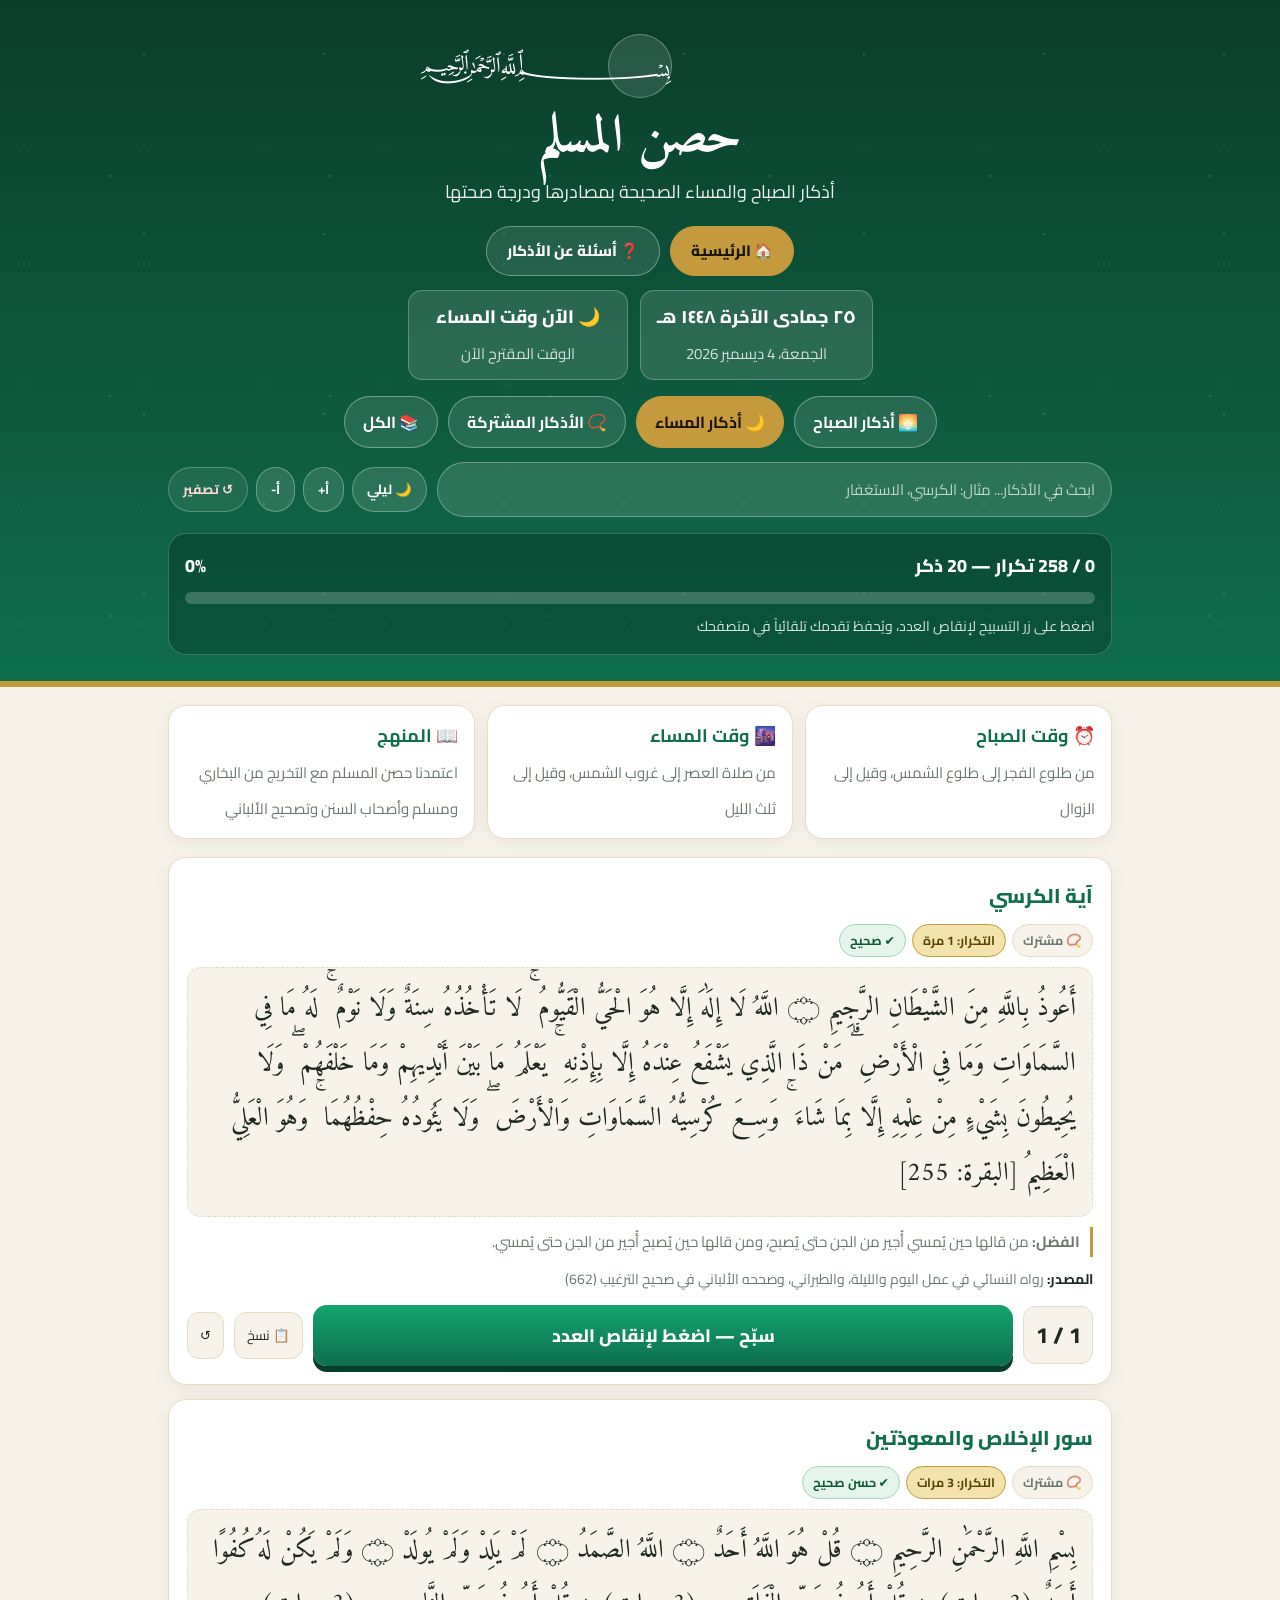
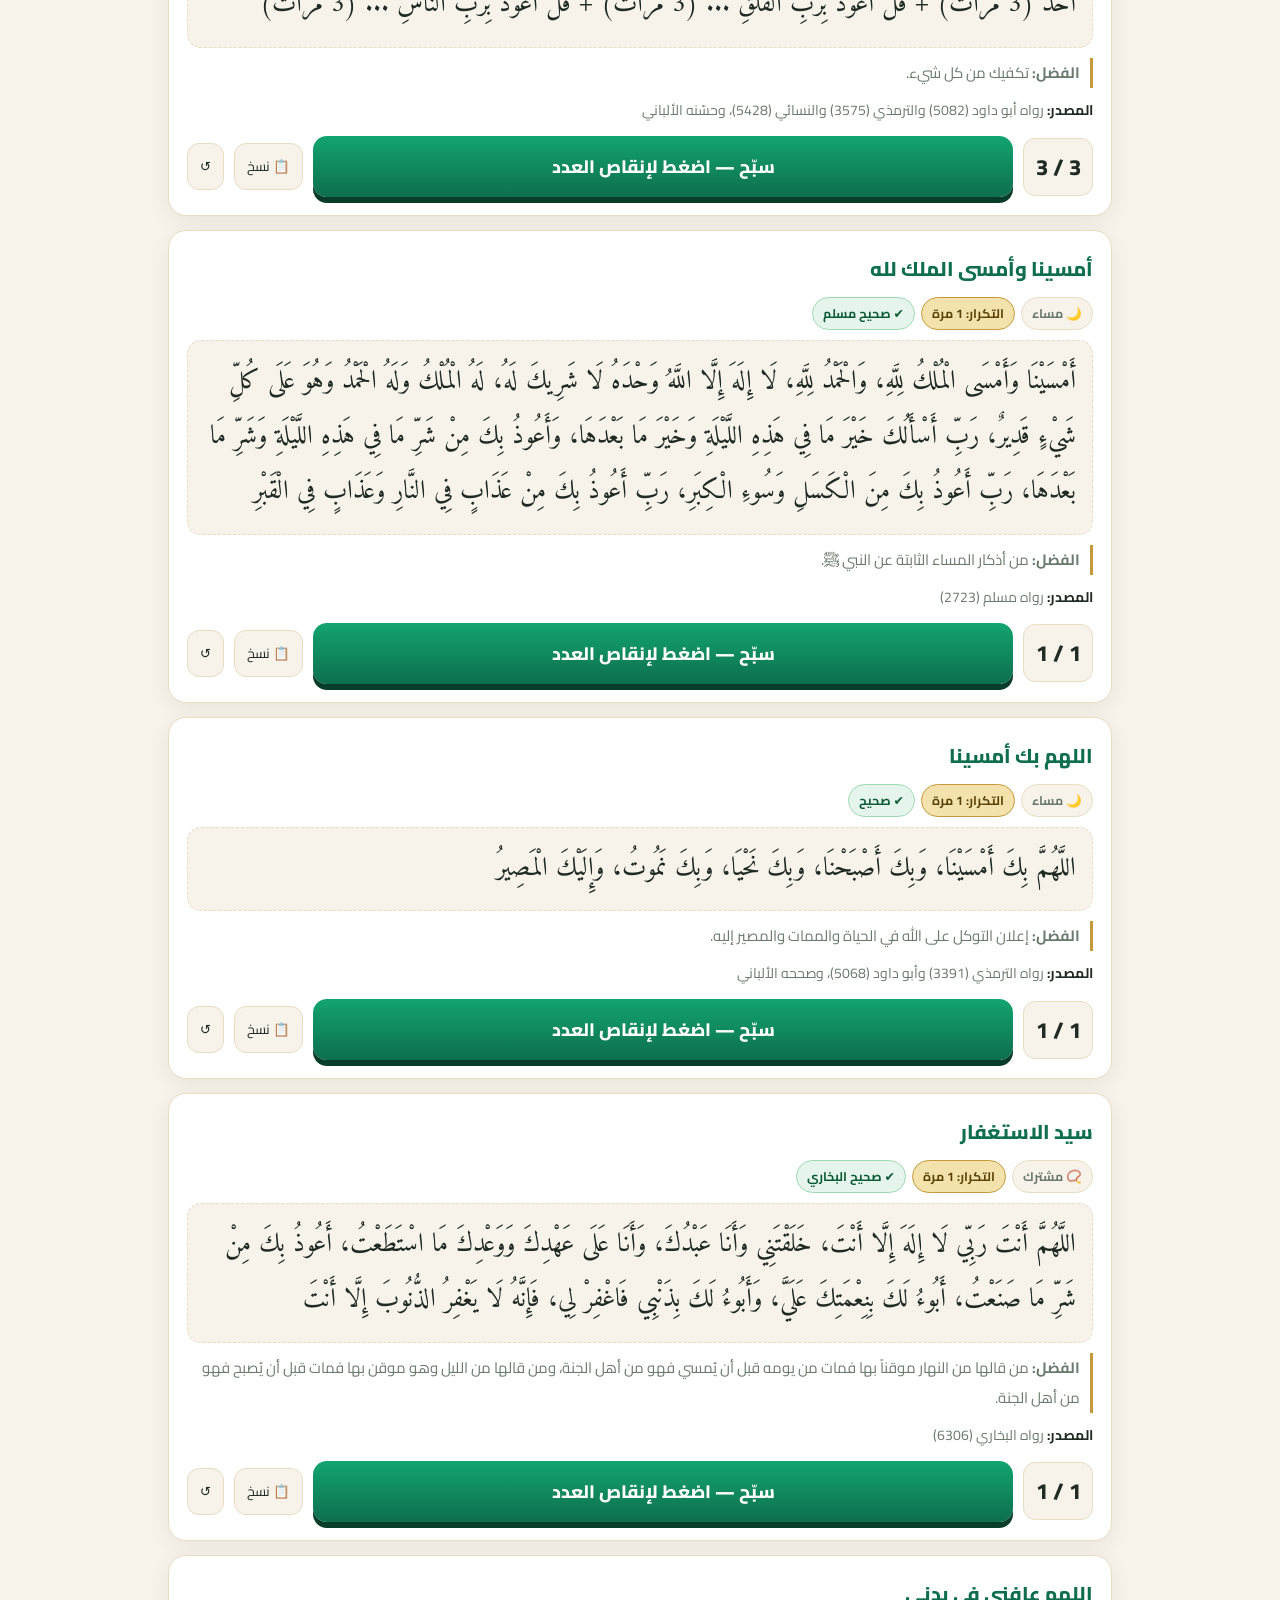
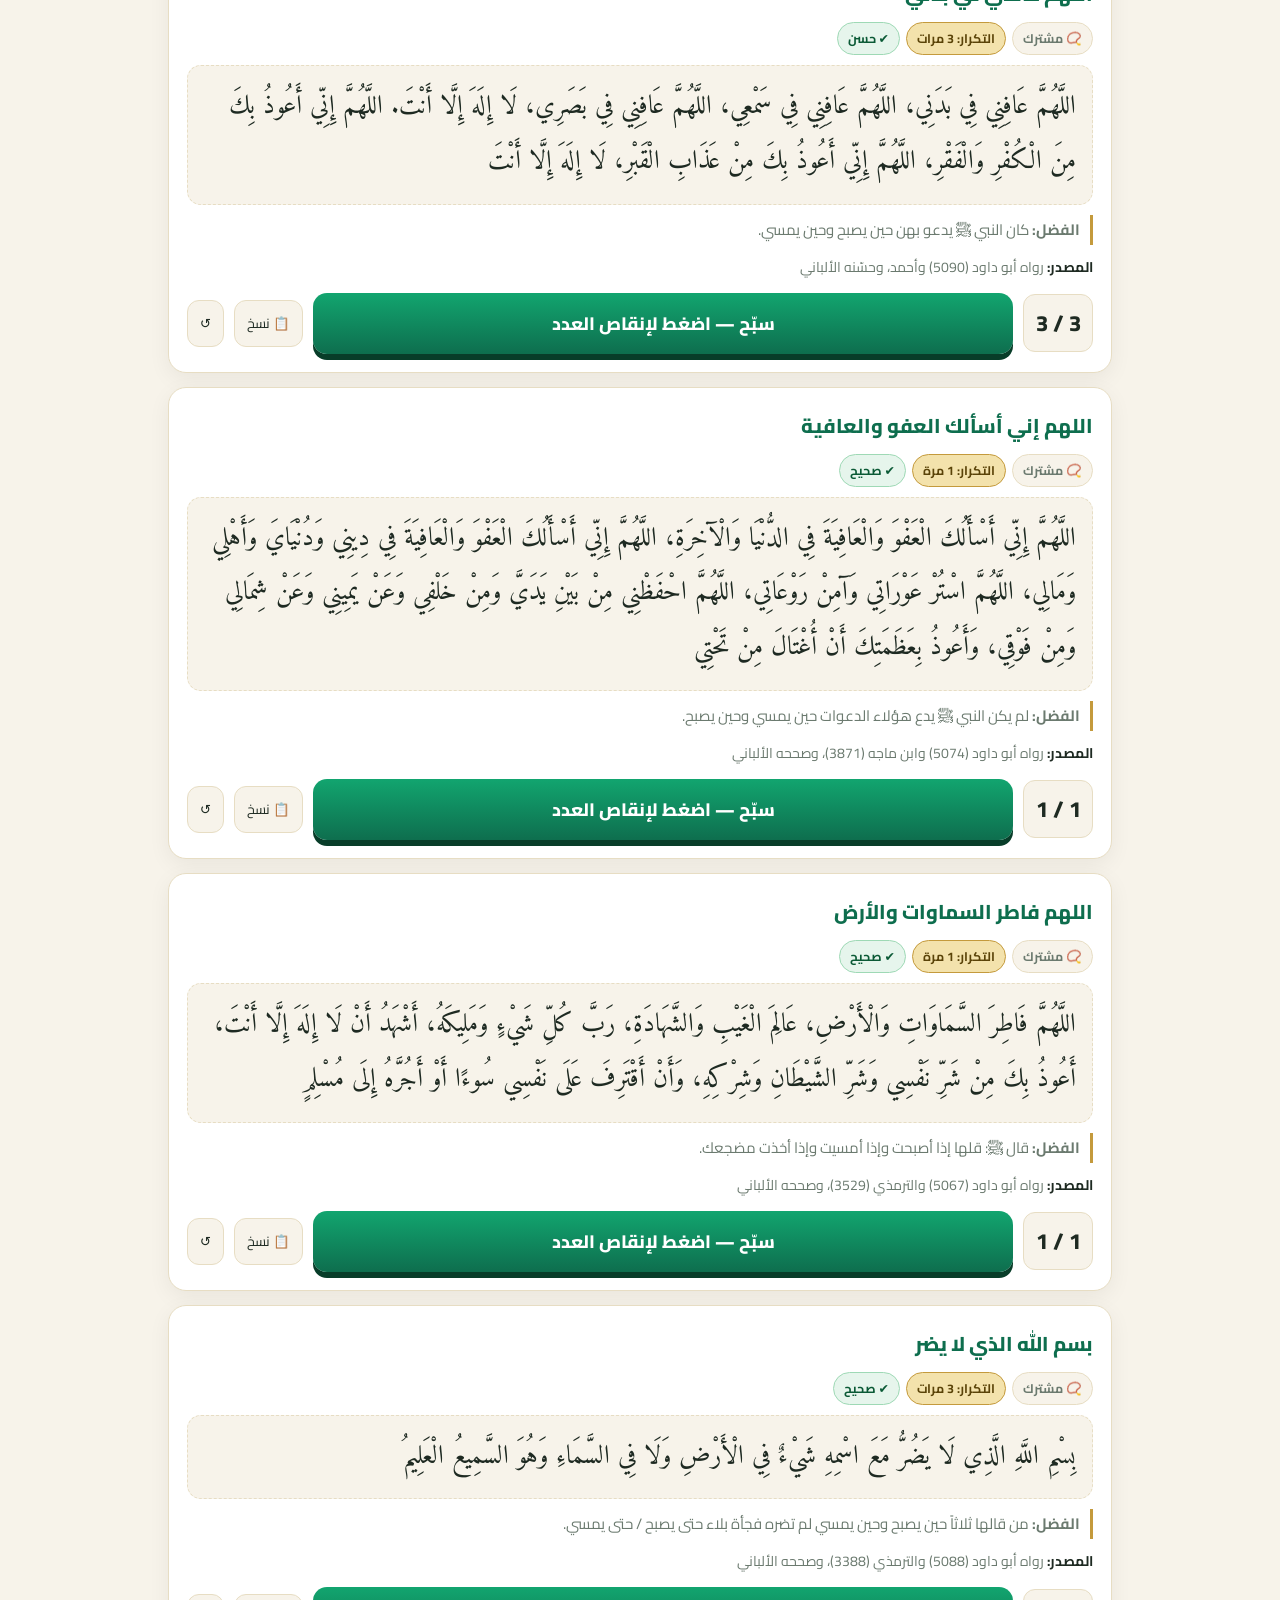
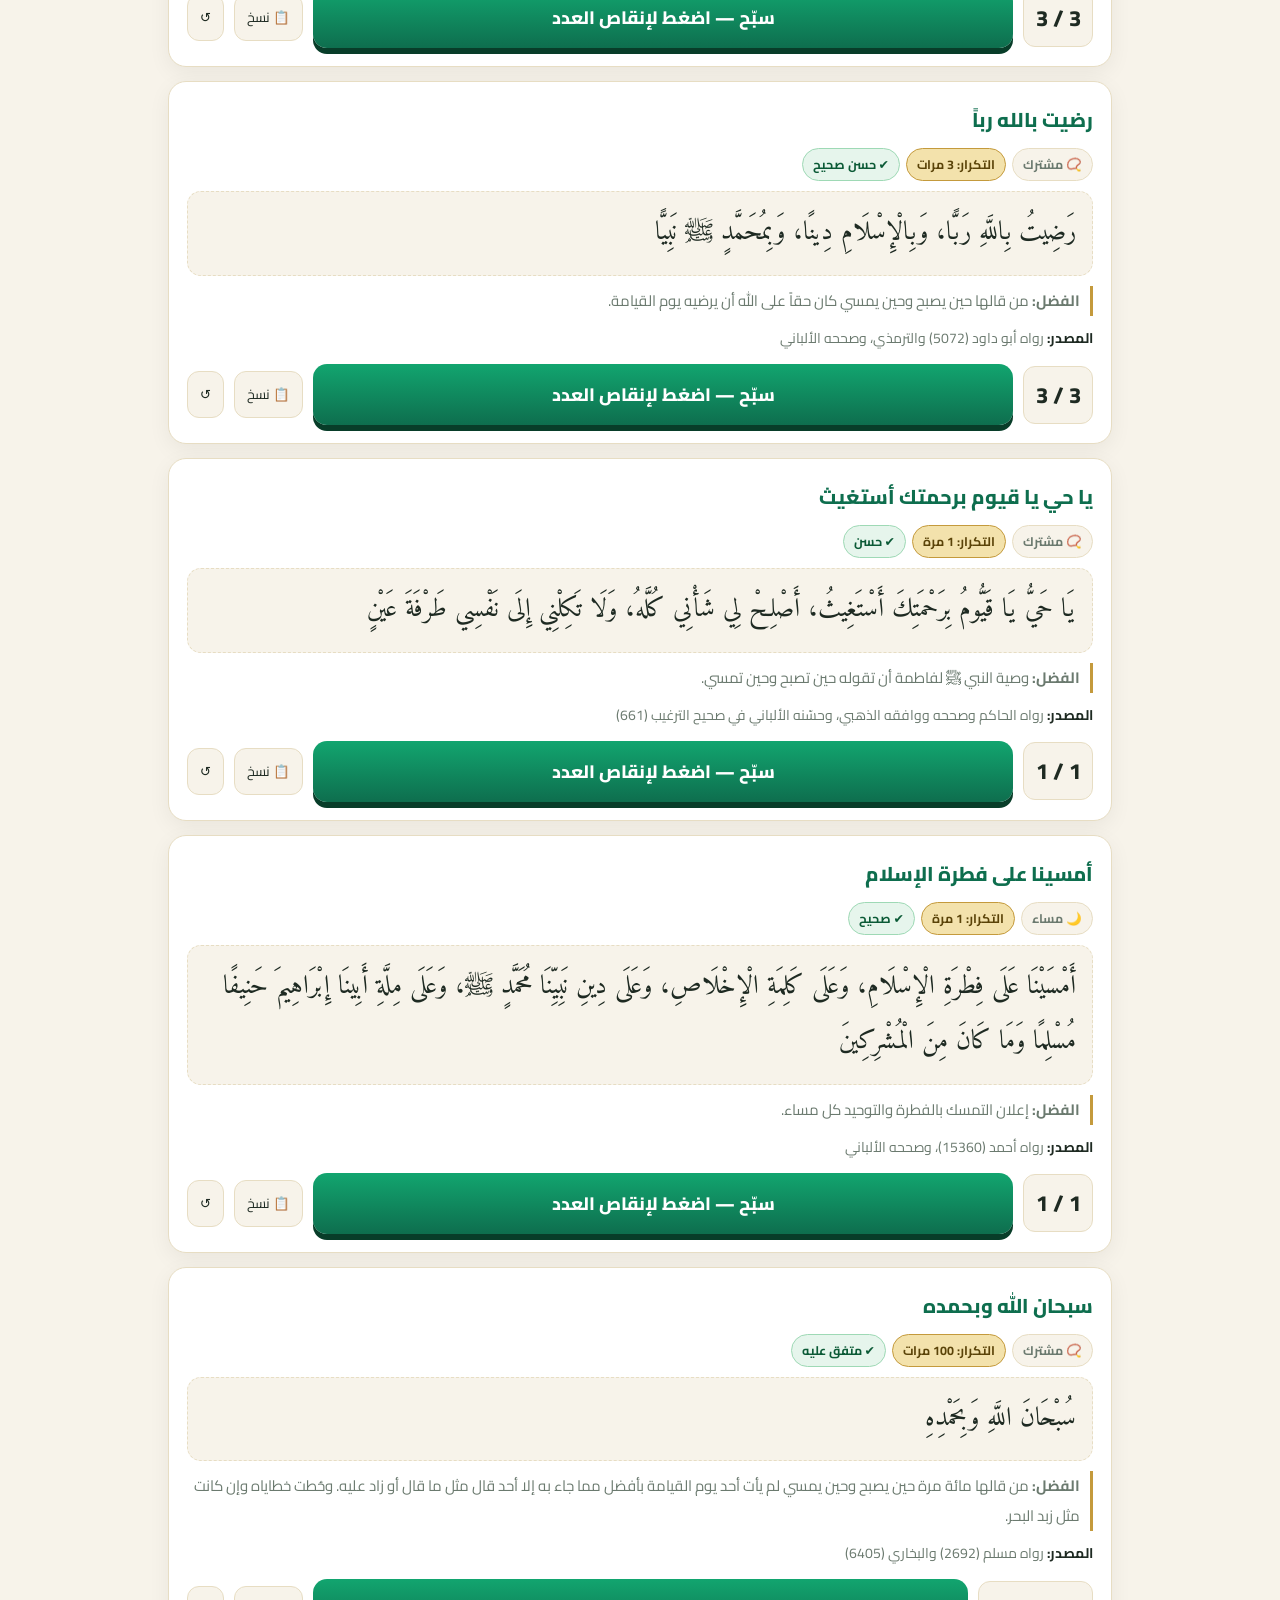
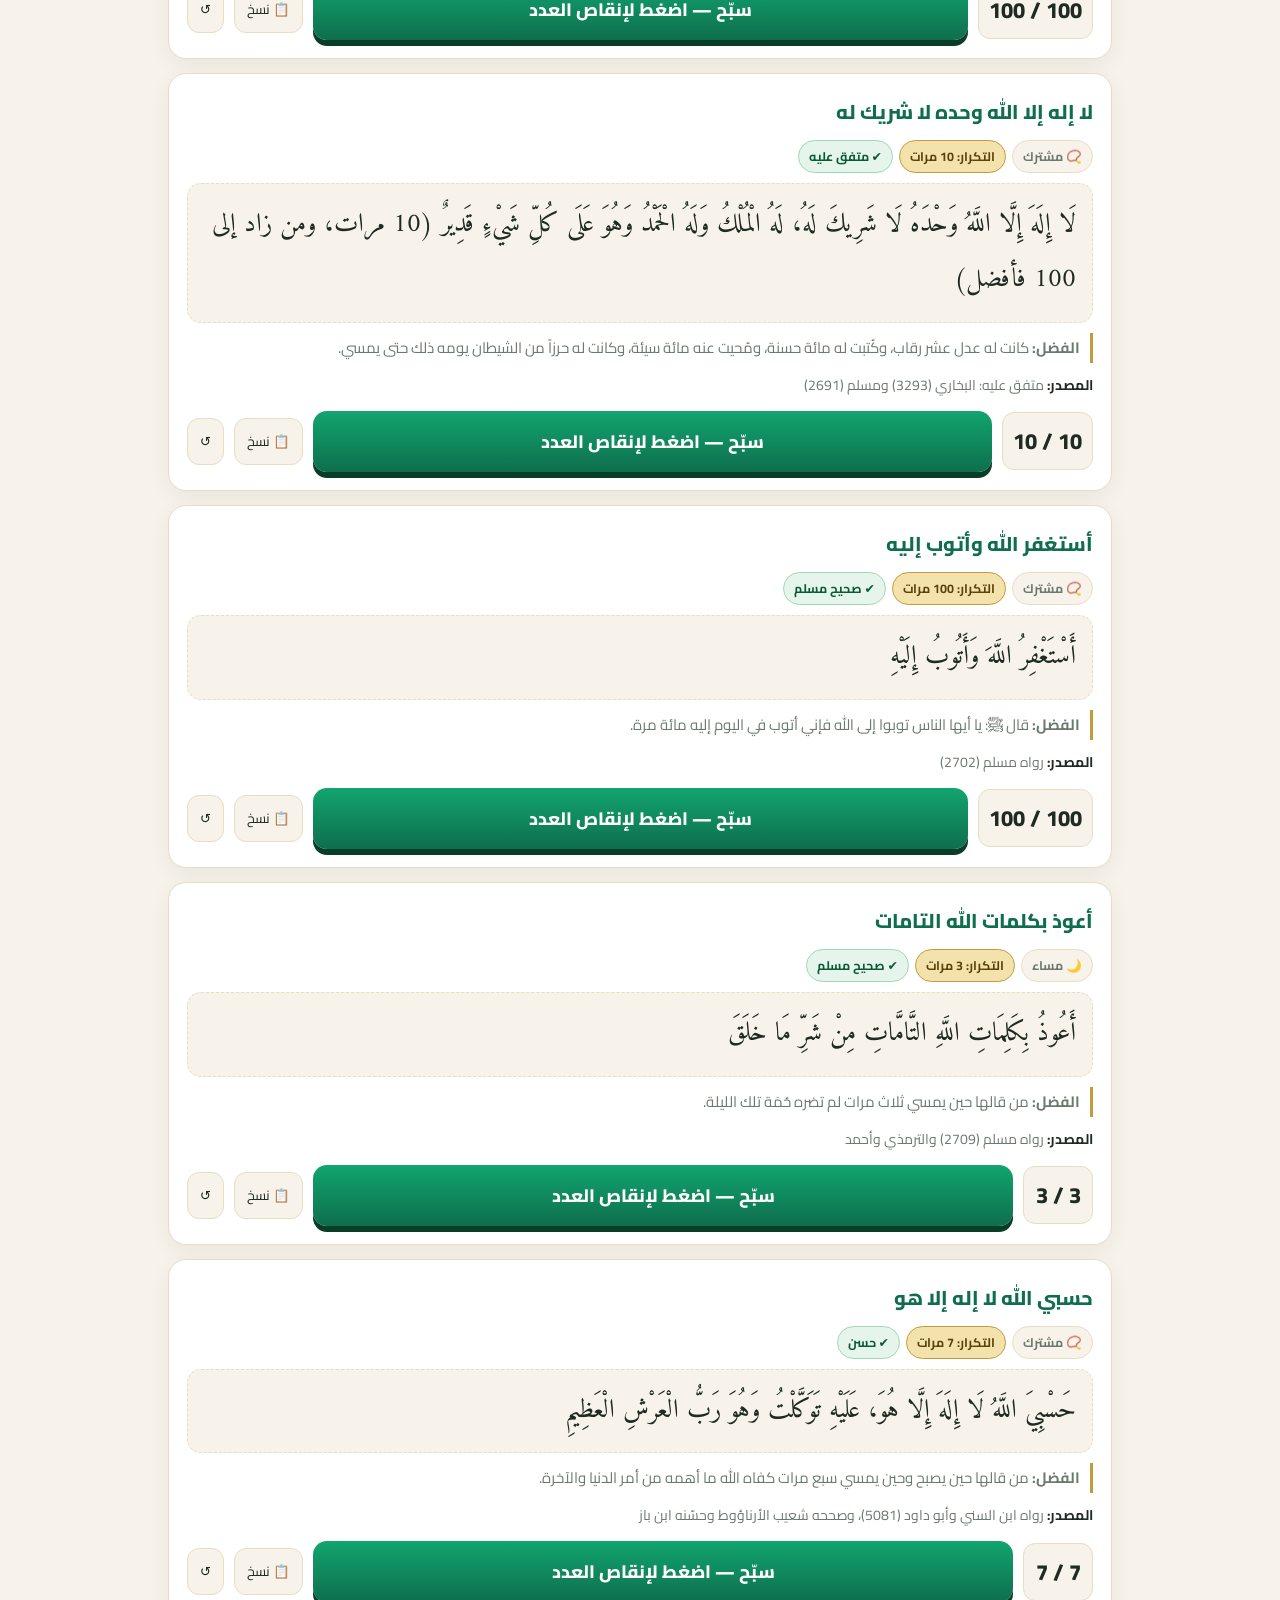
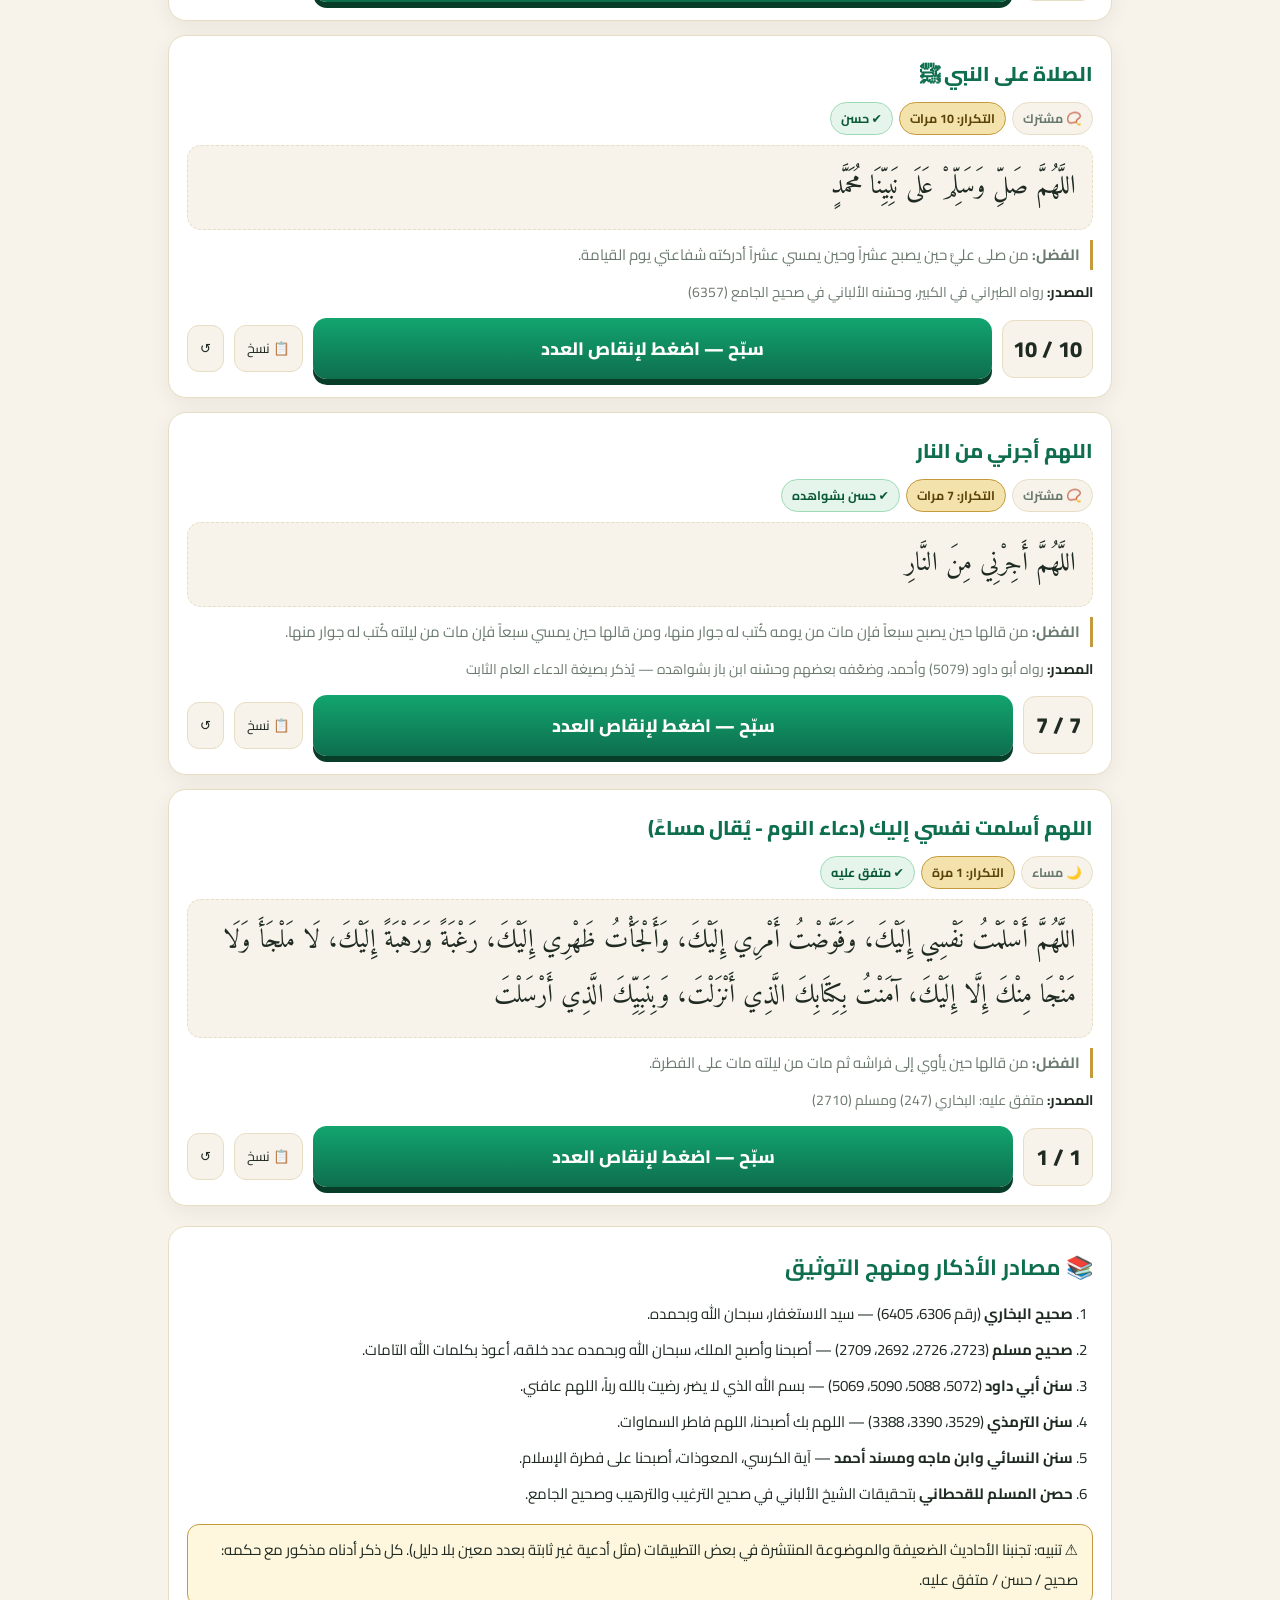
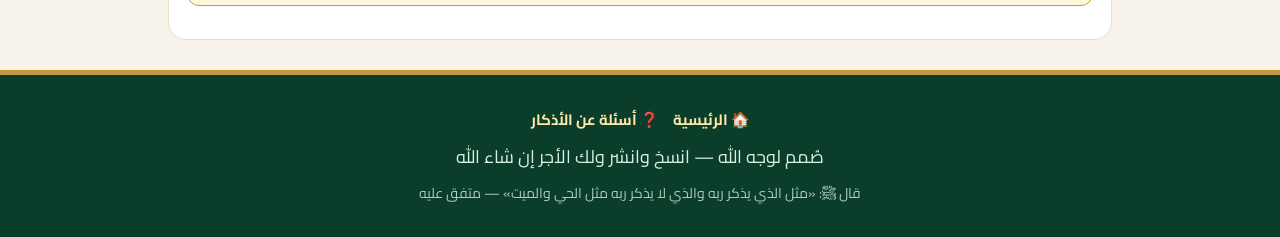
<file: index.html>
<!DOCTYPE html>
<html lang="ar" dir="rtl">
<head>
<meta charset="UTF-8">
<meta name="viewport" content="width=device-width, initial-scale=1.0">
<title>حصن المسلم | أذكار الصباح والمساء الصحيحة</title>
<meta name="description" content="موقع أذكار الصباح والمساء الصحيحة بمصادرها من الكتب الستة وحصن المسلم، مع عداد وتتبع للتقدم">
<link rel="preconnect" href="https://fonts.googleapis.com">
<link rel="preconnect" href="https://fonts.gstatic.com" crossorigin>
<link href="https://fonts.googleapis.com/css2?family=Amiri:wght@400;700&family=Cairo:wght@400;500;600;700;800&display=swap" rel="stylesheet">
<link rel="stylesheet" href="styles.css">
<link rel="manifest" href="manifest.webmanifest">
<meta name="theme-color" content="#0b3d2b">
<link rel="apple-touch-icon" href="icons/apple-touch-icon.png">
<meta name="mobile-web-app-capable" content="yes">
<meta name="apple-mobile-web-app-capable" content="yes">
<meta name="apple-mobile-web-app-status-bar-style" content="black-translucent">
<meta name="apple-mobile-web-app-title" content="حصن المسلم">
</head>
<body>
<header class="hero">
  <div class="pattern"></div>
  <div class="container hero-inner">
    <div class="badge">﷽</div>
    <h1>حصن المسلم</h1>
    <p class="subtitle">أذكار الصباح والمساء الصحيحة بمصادرها ودرجة صحتها</p>
    <nav class="site-nav" aria-label="تنقل الموقع">
      <a href="index.html" class="active">🏠 الرئيسية</a>
      <a href="questions.html">❓ أسئلة عن الأذكار</a>
    </nav>
    <div class="meta-row">
      <div class="date-box">
        <span id="hijriDate">—</span>
        <small id="gregDate">—</small>
      </div>
      <div class="time-box">
        <span id="suggested">—</span>
        <small>الوقت المقترح الآن</small>
      </div>
    </div>
    <nav class="tabs" role="tablist">
      <button class="tab active" data-filter="morning" role="tab">🌅 أذكار الصباح</button>
      <button class="tab" data-filter="evening" role="tab">🌙 أذكار المساء</button>
      <button class="tab" data-filter="both" role="tab">📿 الأذكار المشتركة</button>
      <button class="tab" data-filter="all" role="tab">📚 الكل</button>
    </nav>
    <div class="controls">
      <div class="search-wrap">
        <input id="search" type="search" placeholder="ابحث في الأذكار... مثال: الكرسي، الاستغفار">
      </div>
      <div class="btn-group">
        <button id="toggleTheme" class="btn ghost" title="الوضع الليلي">🌙 ليلي</button>
        <button id="fontPlus" class="btn ghost" title="تكبير الخط">أ+</button>
        <button id="fontMinus" class="btn ghost" title="تصغير الخط">أ-</button>
        <button id="resetAll" class="btn danger-ghost" title="تصفير التقدم">↺ تصفير</button>
      </div>
    </div>
    <div class="progress-wrap">
      <div class="progress-info">
        <span id="progressText">0 / 0 مكتمل</span>
        <span id="progressPct">0%</span>
      </div>
      <div class="progress-bar"><div id="progressFill"></div></div>
      <p class="hint">اضغط على زر التسبيح لإنقاص العدد، ويُحفظ تقدمك تلقائياً في متصفحك</p>
    </div>
  </div>
</header>

<main class="container">
  <section class="info-strip">
    <div class="info-card">
      <strong>⏰ وقت الصباح</strong>
      <span>من طلوع الفجر إلى طلوع الشمس، وقيل إلى الزوال</span>
    </div>
    <div class="info-card">
      <strong>🌆 وقت المساء</strong>
      <span>من صلاة العصر إلى غروب الشمس، وقيل إلى ثلث الليل</span>
    </div>
    <div class="info-card">
      <strong>📖 المنهج</strong>
      <span>اعتمدنا حصن المسلم مع التخريج من البخاري ومسلم وأصحاب السنن وتصحيح الألباني</span>
    </div>
  </section>

  <div id="doaaBanner" class="doaa-banner hidden"></div>

  <section id="cards" class="cards"></section>

  <section class="sources">
    <h2>📚 مصادر الأذكار ومنهج التوثيق</h2>
    <ol>
      <li><strong>صحيح البخاري</strong> (رقم 6306، 6405) — سيد الاستغفار، سبحان الله وبحمده.</li>
      <li><strong>صحيح مسلم</strong> (2723، 2726، 2692، 2709) — أصبحنا وأصبح الملك، سبحان الله وبحمده عدد خلقه، أعوذ بكلمات الله التامات.</li>
      <li><strong>سنن أبي داود</strong> (5072، 5088، 5090، 5069) — بسم الله الذي لا يضر، رضيت بالله رباً، اللهم عافني.</li>
      <li><strong>سنن الترمذي</strong> (3529، 3390، 3388) — اللهم بك أصبحنا، اللهم فاطر السماوات.</li>
      <li><strong>سنن النسائي وابن ماجه ومسند أحمد</strong> — آية الكرسي، المعوذات، أصبحنا على فطرة الإسلام.</li>
      <li><strong>حصن المسلم للقحطاني</strong> بتحقيقات الشيخ الألباني في صحيح الترغيب والترهيب وصحيح الجامع.</li>
    </ol>
    <p class="note">⚠️ تنبيه: تجنبنا الأحاديث الضعيفة والموضوعة المنتشرة في بعض التطبيقات (مثل أدعية غير ثابتة بعدد معين بلا دليل). كل ذكر أدناه مذكور مع حكمه: صحيح / حسن / متفق عليه.</p>
  </section>
</main>

<footer>
  <div class="container">
    <nav class="footer-nav" aria-label="روابط">
      <a href="index.html">🏠 الرئيسية</a>
      <a href="questions.html">❓ أسئلة عن الأذكار</a>
    </nav>
    <p>صُمم لوجه الله — انسخ وانشر ولك الأجر إن شاء الله</p>
    <p class="small">قال ﷺ: «مثل الذي يذكر ربه والذي لا يذكر ربه مثل الحي والميت» — متفق عليه</p>
  </div>
</footer>

<button id="toTop" title="العودة للأعلى">↑</button>

<script src="app.js"></script>
</body>
</html>
</file>
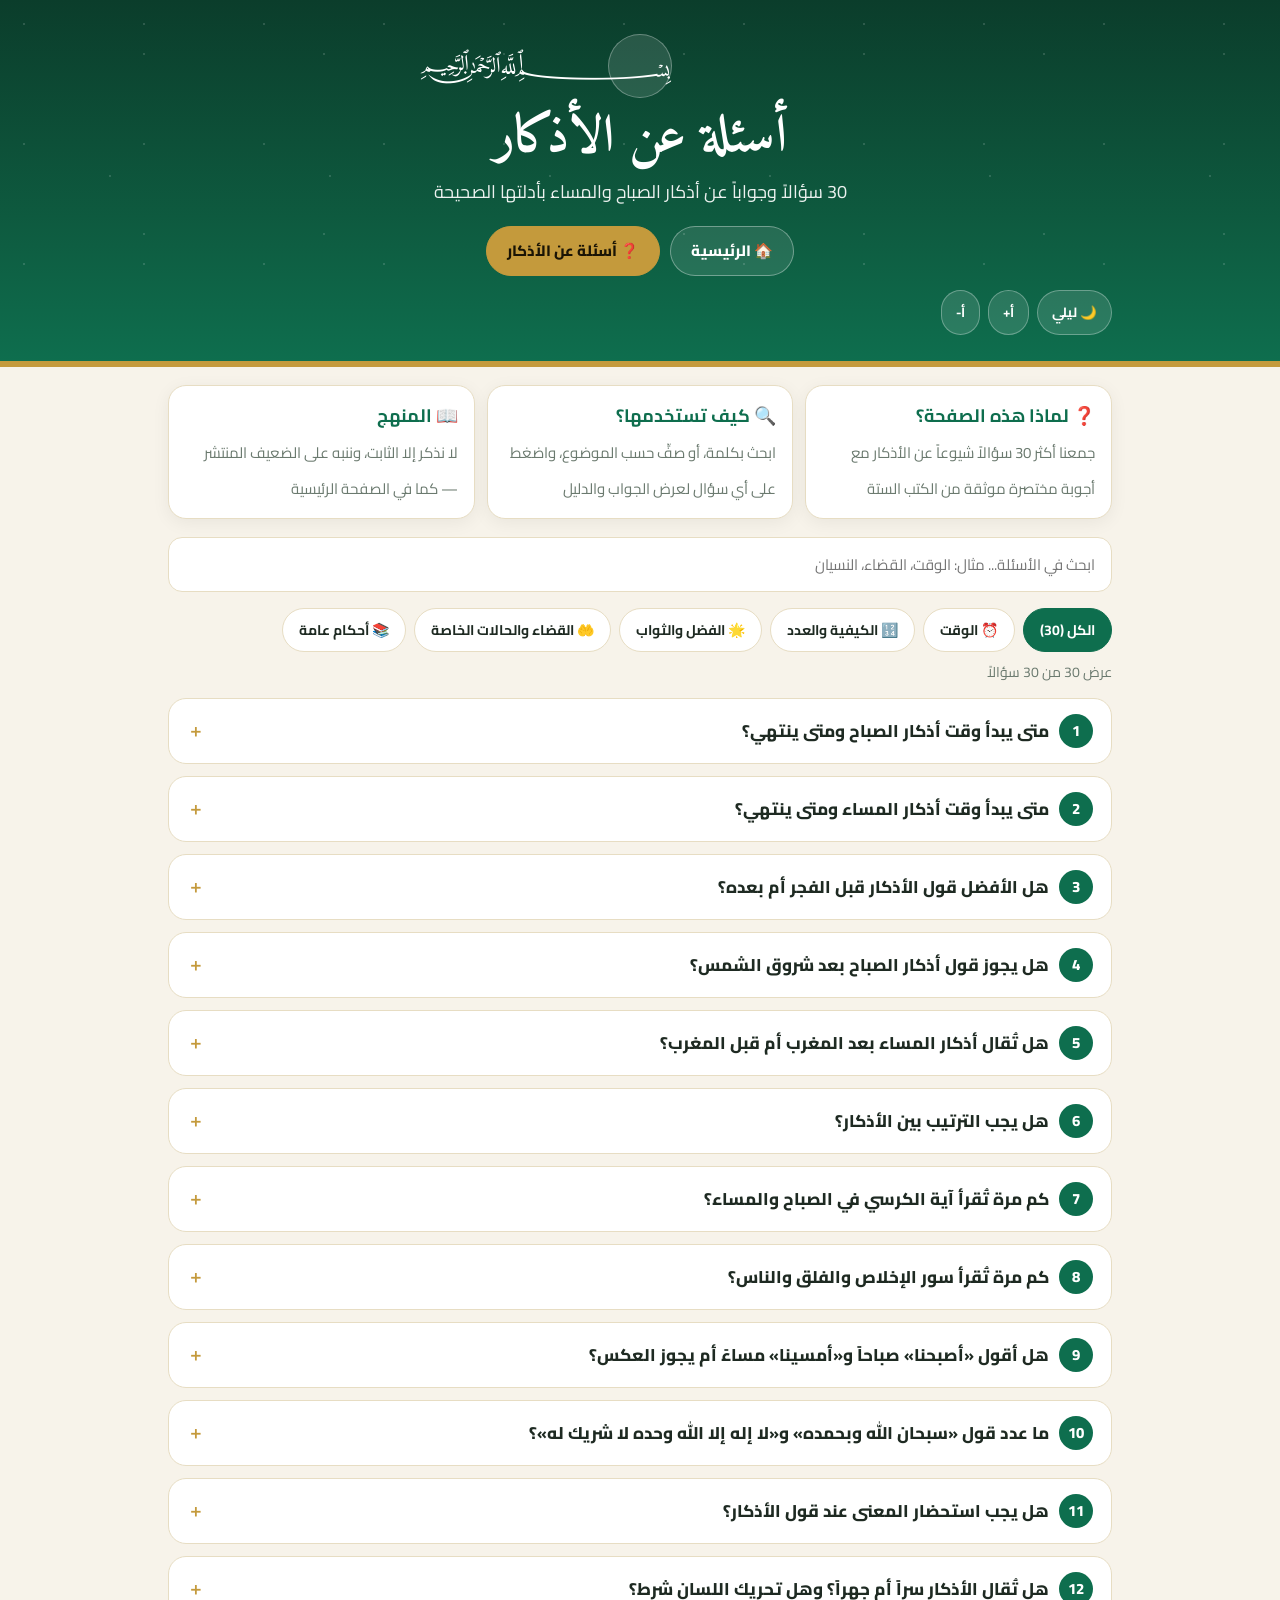
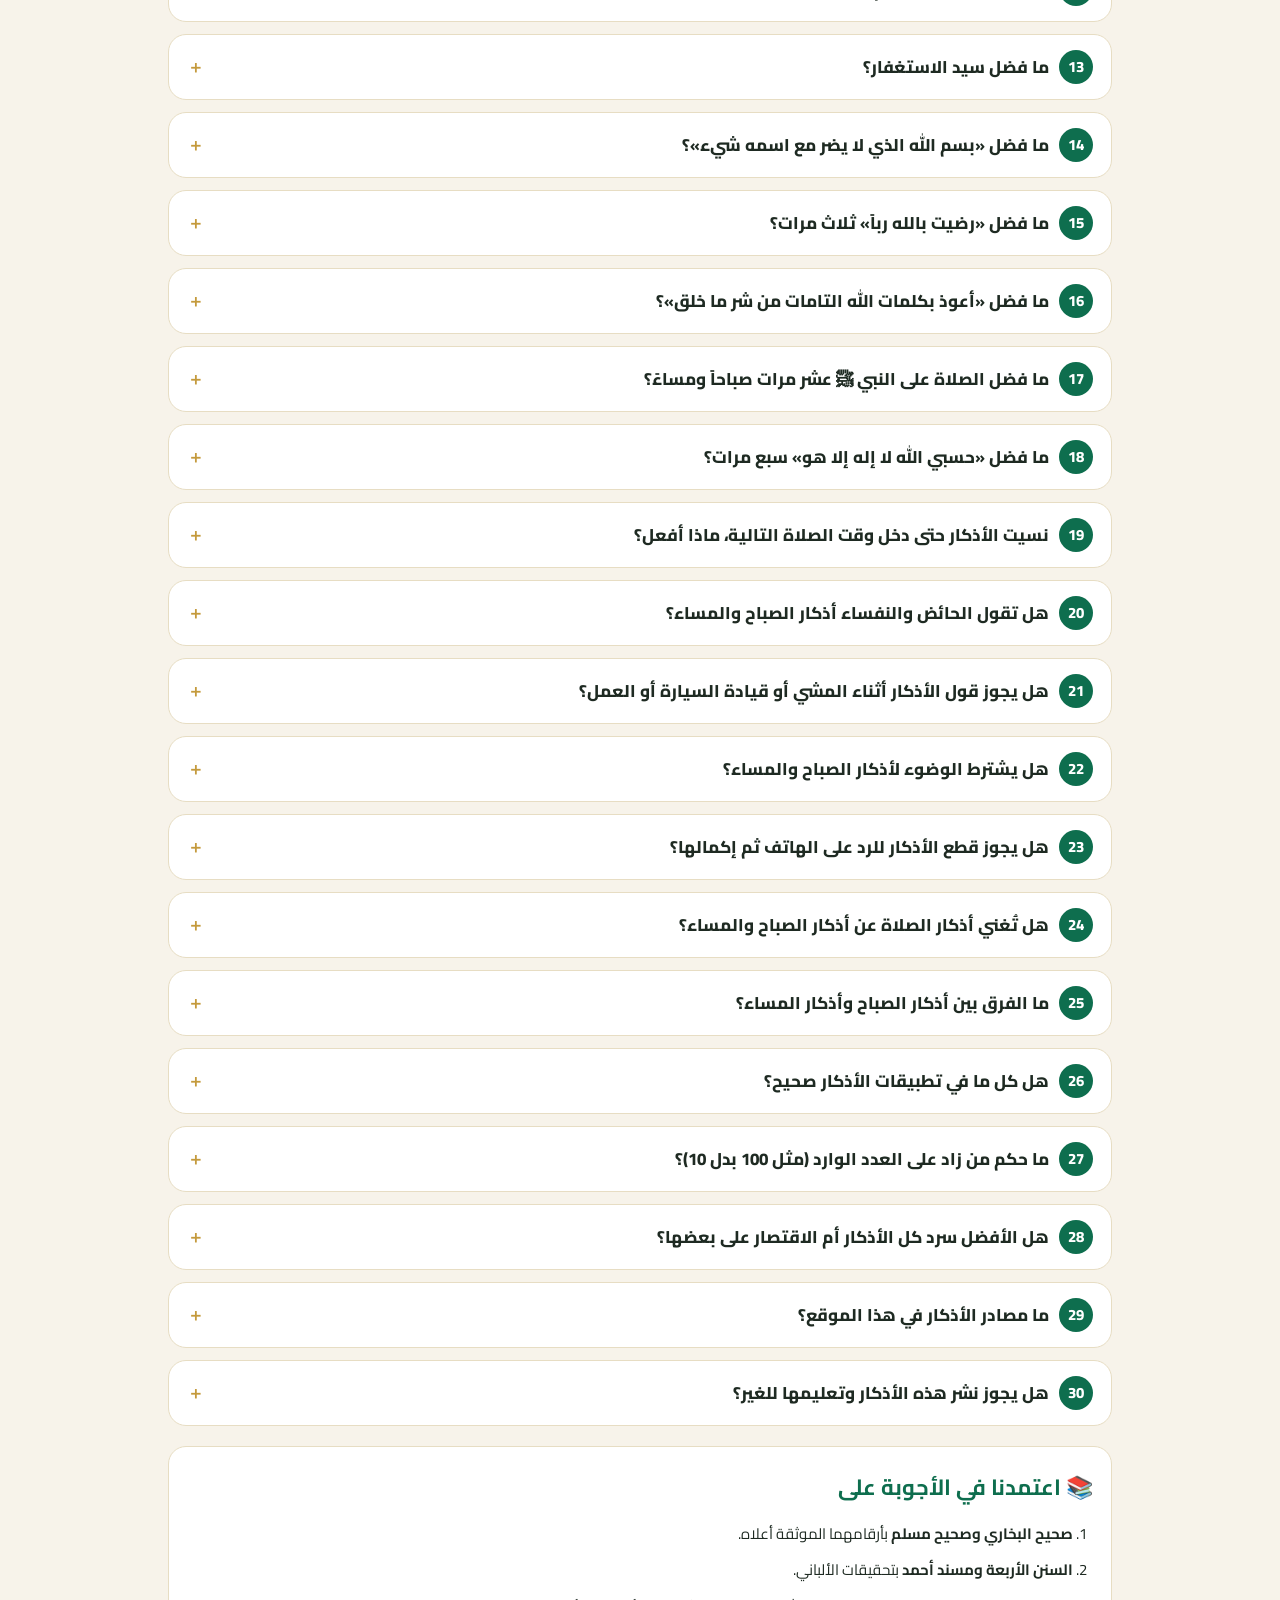
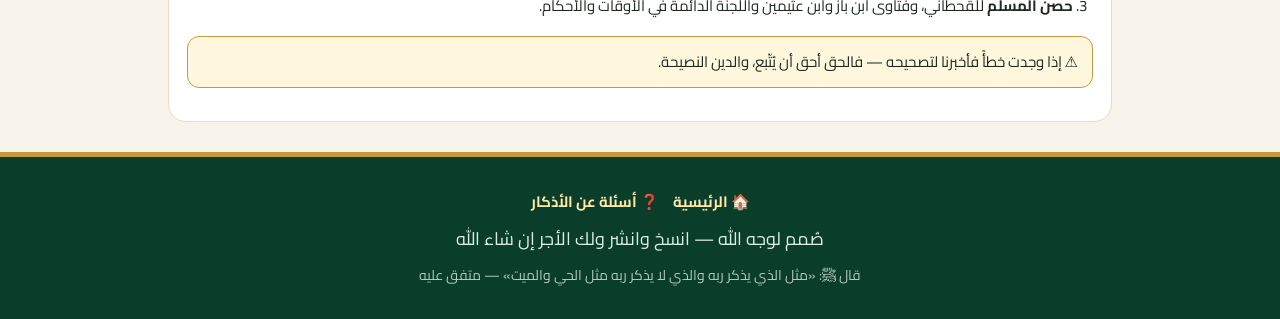
<file: questions.html>
<!DOCTYPE html>
<html lang="ar" dir="rtl">
<head>
<meta charset="UTF-8">
<meta name="viewport" content="width=device-width, initial-scale=1.0">
<title>أسئلة عن الأذكار | حصن المسلم</title>
<meta name="description" content="30 سؤالاً وجواباً عن أذكار الصباح والمساء: أوقاتها وأعدادها وفضلها ومصادرها الصحيحة">
<link rel="preconnect" href="https://fonts.googleapis.com">
<link rel="preconnect" href="https://fonts.gstatic.com" crossorigin>
<link href="https://fonts.googleapis.com/css2?family=Amiri:wght@400;700&family=Cairo:wght@400;500;600;700;800&display=swap" rel="stylesheet">
<link rel="stylesheet" href="styles.css">
<link rel="manifest" href="manifest.webmanifest">
<meta name="theme-color" content="#0b3d2b">
<link rel="apple-touch-icon" href="icons/apple-touch-icon.png">
<meta name="mobile-web-app-capable" content="yes">
<meta name="apple-mobile-web-app-capable" content="yes">
<meta name="apple-mobile-web-app-status-bar-style" content="black-translucent">
<meta name="apple-mobile-web-app-title" content="حصن المسلم">
</head>
<body>
<header class="hero">
  <div class="pattern"></div>
  <div class="container hero-inner">
    <div class="badge">﷽</div>
    <h1>أسئلة عن الأذكار</h1>
    <p class="subtitle">30 سؤالاً وجواباً عن أذكار الصباح والمساء بأدلتها الصحيحة</p>
    <nav class="site-nav" aria-label="تنقل الموقع">
      <a href="index.html">🏠 الرئيسية</a>
      <a href="questions.html" class="active">❓ أسئلة عن الأذكار</a>
    </nav>
    <div class="controls">
      <div class="btn-group">
        <button id="toggleTheme" class="btn ghost" title="الوضع الليلي">🌙 ليلي</button>
        <button id="fontPlus" class="btn ghost" title="تكبير الخط">أ+</button>
        <button id="fontMinus" class="btn ghost" title="تصغير الخط">أ-</button>
      </div>
    </div>
  </div>
</header>

<main class="container">
  <section class="info-strip">
    <div class="info-card">
      <strong>❓ لماذا هذه الصفحة؟</strong>
      <span>جمعنا أكثر 30 سؤالاً شيوعاً عن الأذكار مع أجوبة مختصرة موثقة من الكتب الستة</span>
    </div>
    <div class="info-card">
      <strong>🔍 كيف تستخدمها؟</strong>
      <span>ابحث بكلمة، أو صفِّ حسب الموضوع، واضغط على أي سؤال لعرض الجواب والدليل</span>
    </div>
    <div class="info-card">
      <strong>📖 المنهج</strong>
      <span>لا نذكر إلا الثابت، وننبه على الضعيف المنتشر — كما في الصفحة الرئيسية</span>
    </div>
  </section>

  <div class="faq-tools">
    <input id="fsearch" class="fsearch" type="search" placeholder="ابحث في الأسئلة... مثال: الوقت، القضاء، النسيان">
  </div>
  <div class="faq-cats" role="tablist">
    <button class="fcat active" data-cat="all">الكل (30)</button>
    <button class="fcat" data-cat="time">⏰ الوقت</button>
    <button class="fcat" data-cat="how">🔢 الكيفية والعدد</button>
    <button class="fcat" data-cat="virtue">🌟 الفضل والثواب</button>
    <button class="fcat" data-cat="missed">🤲 القضاء والحالات الخاصة</button>
    <button class="fcat" data-cat="general">📚 أحكام عامة</button>
  </div>
  <p class="faq-count" id="faqCount">عرض 30 من 30 سؤالاً</p>

  <section class="faq-list" id="faqList">

    <details class="faq-item" data-cat="time">
      <summary><span class="qnum">1</span> متى يبدأ وقت أذكار الصباح ومتى ينتهي؟ <span class="qarrow">＋</span></summary>
      <div class="faq-body">
        <span class="faq-cat-tag">⏰ الوقت</span>
        <p>يبدأ من طلوع الفجر الثاني (أذان الفجر)، والأفضل قبل طلوع الشمس. ومن فاته لعذر فله أن يقولها إلى الزوال (وقت الظهر) ويُرجى له الأجر.</p>
        <div class="dalil"><strong>الدليل:</strong> عموم قوله تعالى ﴿وسبح بحمد ربك قبل طلوع الشمس وقبل غروبها﴾ [طه: 130]، وفتاوى ابن باز وابن عثيمين في امتداد وقتها للعذر.</div>
      </div>
    </details>

    <details class="faq-item" data-cat="time">
      <summary><span class="qnum">2</span> متى يبدأ وقت أذكار المساء ومتى ينتهي؟ <span class="qarrow">＋</span></summary>
      <div class="faq-body">
        <span class="faq-cat-tag">⏰ الوقت</span>
        <p>يبدأ من صلاة العصر، والأفضل قبل غروب الشمس. ومن فاته لعذر فله أن يقولها إلى ثلث الليل الأول، وقيل إلى منتصف الليل.</p>
        <div class="dalil"><strong>الدليل:</strong> قوله تعالى ﴿وسبح بحمد ربك بالعشي والإبكار﴾ [غافر: 55]، وعمل السلف على قولها بعد العصر. انظر فتاوى اللجنة الدائمة.</div>
      </div>
    </details>

    <details class="faq-item" data-cat="time">
      <summary><span class="qnum">3</span> هل الأفضل قول الأذكار قبل الفجر أم بعده؟ <span class="qarrow">＋</span></summary>
      <div class="faq-body">
        <span class="faq-cat-tag">⏰ الوقت</span>
        <p>الأفضل بعد صلاة الفجر وقبل طلوع الشمس، لأن النبي ﷺ كان يقولها بعد الصبح كما في حديث «اللهم إني أسألك علماً نافعاً» الذي كان يقوله بعد صلاة الصبح.</p>
        <div class="dalil"><strong>الدليل:</strong> رواه ابن ماجه (925) وصححه الألباني.</div>
      </div>
    </details>

    <details class="faq-item" data-cat="time">
      <summary><span class="qnum">4</span> هل يجوز قول أذكار الصباح بعد شروق الشمس؟ <span class="qarrow">＋</span></summary>
      <div class="faq-body">
        <span class="faq-cat-tag">⏰ الوقت</span>
        <p>نعم، من نسيها أو شُغل عنها فليقلها متى ذكرها ولو بعد الشروق، وله أجر الذكر العام، والأكمل المحافظة على وقتها.</p>
        <div class="dalil"><strong>الدليل:</strong> قاعدة «من نام عن حزبه فقرأه بين صلاة الفجر وصلاة الظهر كُتب له كأنما قرأه من الليل» رواه مسلم (747) — قاس عليها العلماء قضاء الأذكار.</div>
      </div>
    </details>

    <details class="faq-item" data-cat="time">
      <summary><span class="qnum">5</span> هل تُقال أذكار المساء بعد المغرب أم قبل المغرب؟ <span class="qarrow">＋</span></summary>
      <div class="faq-body">
        <span class="faq-cat-tag">⏰ الوقت</span>
        <p>الأكمل قبل المغرب (بعد العصر). ومن قالها بعد المغرب أو العشاء لعذر أجزأه ذلك، ولا يُحرم نفسه الخير.</p>
        <div class="dalil"><strong>الدليل:</strong> ظاهر أحاديث المساء مثل «أمسينا وأمسى الملك لله» رواه مسلم (2723) — والإمساء يتحقق بالليل كله.</div>
      </div>
    </details>

    <details class="faq-item" data-cat="time">
      <summary><span class="qnum">6</span> هل يجب الترتيب بين الأذكار؟ <span class="qarrow">＋</span></summary>
      <div class="faq-body">
        <span class="faq-cat-tag">⏰ الوقت</span>
        <p>لا يجب أي ترتيب؛ الترتيب في موقعنا وفي حصن المسلم للتعليم والحفظ فقط. قدّم ما شئت وأخّر ما شئت.</p>
        <div class="dalil"><strong>الدليل:</strong> لم يثبت عن النبي ﷺ ترتيب جامع لها في مجلس واحد، بل وردت في أحاديث متفرقة.</div>
      </div>
    </details>

    <details class="faq-item" data-cat="how">
      <summary><span class="qnum">7</span> كم مرة تُقرأ آية الكرسي في الصباح والمساء؟ <span class="qarrow">＋</span></summary>
      <div class="faq-body">
        <span class="faq-cat-tag">🔢 الكيفية والعدد</span>
        <p>مرة واحدة صباحاً ومرة واحدة مساءً. من قالها حين يمسي أُجير من الجن حتى يصبح، ومن قالها حين يصبح أُجير من الجن حتى يمسي.</p>
        <div class="dalil"><strong>الدليل:</strong> رواه النسائي والطبراني وصححه الألباني في صحيح الترغيب (662).</div>
      </div>
    </details>

    <details class="faq-item" data-cat="how">
      <summary><span class="qnum">8</span> كم مرة تُقرأ سور الإخلاص والفلق والناس؟ <span class="qarrow">＋</span></summary>
      <div class="faq-body">
        <span class="faq-cat-tag">🔢 الكيفية والعدد</span>
        <p>ثلاث مرات صباحاً وثلاث مرات مساءً، وقال ﷺ: «تكفيك من كل شيء».</p>
        <div class="dalil"><strong>الدليل:</strong> رواه أبو داود (5082) والترمذي (3575) وحسّنه الألباني.</div>
      </div>
    </details>

    <details class="faq-item" data-cat="how">
      <summary><span class="qnum">9</span> هل أقول «أصبحنا» صباحاً و«أمسينا» مساءً أم يجوز العكس؟ <span class="qarrow">＋</span></summary>
      <div class="faq-body">
        <span class="faq-cat-tag">🔢 الكيفية والعدد</span>
        <p>تقول «أصبحنا وأصبح الملك لله» صباحاً، و«أمسينا وأمسى الملك لله» مساءً. وكذلك «بك أصبحنا» للصباح و«بك أمسينا» للمساء، و«أصبحنا على فطرة الإسلام» للصباح و«أمسينا» للمساء.</p>
        <div class="dalil"><strong>الدليل:</strong> رواه مسلم (2723) والترمذي (3391) وأحمد (15360).</div>
      </div>
    </details>

    <details class="faq-item" data-cat="how">
      <summary><span class="qnum">10</span> ما عدد قول «سبحان الله وبحمده» و«لا إله إلا الله وحده لا شريك له»؟ <span class="qarrow">＋</span></summary>
      <div class="faq-body">
        <span class="faq-cat-tag">🔢 الكيفية والعدد</span>
        <p>«سبحان الله وبحمده»: 100 مرة. «لا إله إلا الله وحده لا شريك له»: 10 مرات كحد أدنى (ومن زاد إلى 100 فأفضل وأعظم أجراً).</p>
        <div class="dalil"><strong>الدليل:</strong> رواه مسلم (2692) ومتفق عليه البخاري (3293) ومسلم (2691).</div>
      </div>
    </details>

    <details class="faq-item" data-cat="how">
      <summary><span class="qnum">11</span> هل يجب استحضار المعنى عند قول الأذكار؟ <span class="qarrow">＋</span></summary>
      <div class="faq-body">
        <span class="faq-cat-tag">🔢 الكيفية والعدد</span>
        <p>الأكمل والأعظم أجراً أن تقولها بقلب حاضر تفهم معناها، ومن قالها بلسانه فقط فله أجر الذكر، لكن ثواب الخاشع المتدبر أعظم. كما في سيد الاستغفار «من قالها موقناً بها».</p>
        <div class="dalil"><strong>الدليل:</strong> لفظ «موقناً بها» في البخاري (6306).</div>
      </div>
    </details>

    <details class="faq-item" data-cat="how">
      <summary><span class="qnum">12</span> هل تُقال الأذكار سراً أم جهراً؟ وهل تحريك اللسان شرط؟ <span class="qarrow">＋</span></summary>
      <div class="faq-body">
        <span class="faq-cat-tag">🔢 الكيفية والعدد</span>
        <p>الأصل الإسرار مع تحريك اللسان والشفتين؛ فمجرد إمرار المعنى على القلب دون تلفظ لا يُعد ذكراً مشروعاً عند جمهور العلماء. والجهر جائز للتعليم أو لطرد النعاس دون إيذاء الآخرين.</p>
        <div class="dalil"><strong>الدليل:</strong> قال ابن تيمية: الذكر المشروع ما تواطأ عليه القلب واللسان. وقوله تعالى ﴿واذكر ربك في نفسك تضرعاً وخيفة ودون الجهر﴾ [الأعراف: 205].</div>
      </div>
    </details>

    <details class="faq-item" data-cat="virtue">
      <summary><span class="qnum">13</span> ما فضل سيد الاستغفار؟ <span class="qarrow">＋</span></summary>
      <div class="faq-body">
        <span class="faq-cat-tag">🌟 الفضل والثواب</span>
        <p>«اللهم أنت ربي لا إله إلا أنت...» من قالها موقناً بها فمات من يومه أو ليلته دخل الجنة.</p>
        <div class="dalil"><strong>الدليل:</strong> رواه البخاري (6306).</div>
      </div>
    </details>

    <details class="faq-item" data-cat="virtue">
      <summary><span class="qnum">14</span> ما فضل «بسم الله الذي لا يضر مع اسمه شيء»؟ <span class="qarrow">＋</span></summary>
      <div class="faq-body">
        <span class="faq-cat-tag">🌟 الفضل والثواب</span>
        <p>من قالها ثلاثاً حين يصبح وحين يمسي لم تضره فجأة بلاء حتى يصبح أو يمسي.</p>
        <div class="dalil"><strong>الدليل:</strong> رواه أبو داود (5088) والترمذي (3388) وصححه الألباني.</div>
      </div>
    </details>

    <details class="faq-item" data-cat="virtue">
      <summary><span class="qnum">15</span> ما فضل «رضيت بالله رباً» ثلاث مرات؟ <span class="qarrow">＋</span></summary>
      <div class="faq-body">
        <span class="faq-cat-tag">🌟 الفضل والثواب</span>
        <p>من قالها حين يصبح وحين يمسي كان حقاً على الله أن يرضيه يوم القيامة.</p>
        <div class="dalil"><strong>الدليل:</strong> رواه أبو داود (5072) وصححه الألباني.</div>
      </div>
    </details>

    <details class="faq-item" data-cat="virtue">
      <summary><span class="qnum">16</span> ما فضل «أعوذ بكلمات الله التامات من شر ما خلق»؟ <span class="qarrow">＋</span></summary>
      <div class="faq-body">
        <span class="faq-cat-tag">🌟 الفضل والثواب</span>
        <p>تُقال ثلاث مرات في المساء، ومن قالها حين يمسي لم تضره حُمَة (لدغة ذات السم) تلك الليلة.</p>
        <div class="dalil"><strong>الدليل:</strong> رواه مسلم (2709).</div>
      </div>
    </details>

    <details class="faq-item" data-cat="virtue">
      <summary><span class="qnum">17</span> ما فضل الصلاة على النبي ﷺ عشر مرات صباحاً ومساءً؟ <span class="qarrow">＋</span></summary>
      <div class="faq-body">
        <span class="faq-cat-tag">🌟 الفضل والثواب</span>
        <p>من صلى عليه عشراً حين يصبح وعشراً حين يمسي أدركته شفاعته ﷺ يوم القيامة.</p>
        <div class="dalil"><strong>الدليل:</strong> رواه الطبراني وحسّنه الألباني في صحيح الجامع (6357).</div>
      </div>
    </details>

    <details class="faq-item" data-cat="virtue">
      <summary><span class="qnum">18</span> ما فضل «حسبي الله لا إله إلا هو» سبع مرات؟ <span class="qarrow">＋</span></summary>
      <div class="faq-body">
        <span class="faq-cat-tag">🌟 الفضل والثواب</span>
        <p>من قالها سبع مرات حين يصبح وحين يمسي كفاه الله ما أهمه من أمر الدنيا والآخرة.</p>
        <div class="dalil"><strong>الدليل:</strong> رواه ابن السني وأبو داود (5081) وحسّنه ابن باز وصححه شعيب الأرناؤوط.</div>
      </div>
    </details>

    <details class="faq-item" data-cat="missed">
      <summary><span class="qnum">19</span> نسيت الأذكار حتى دخل وقت الصلاة التالية، ماذا أفعل؟ <span class="qarrow">＋</span></summary>
      <div class="faq-body">
        <span class="faq-cat-tag">🤲 القضاء والحالات الخاصة</span>
        <p>قلها متى ذكرتها ولا تتركها؛ فالذكر خير على كل حال، وإن فات وقتها المستحب بقي أجر الذكر المطلق.</p>
        <div class="dalil"><strong>الدليل:</strong> قوله ﷺ: «من نام عن حزبه أو عن شيء منه فقرأه فيما بين صلاة الفجر وصلاة الظهر كُتب له كأنما قرأه من الليل» رواه مسلم (747).</div>
      </div>
    </details>

    <details class="faq-item" data-cat="missed">
      <summary><span class="qnum">20</span> هل تقول الحائض والنفساء أذكار الصباح والمساء؟ <span class="qarrow">＋</span></summary>
      <div class="faq-body">
        <span class="faq-cat-tag">🤲 القضاء والحالات الخاصة</span>
        <p>نعم، باتفاق العلماء؛ فالذكر جائز للحائض والنفساء والجنب، وإنما الممنوع الصلاة والصوم ومس المصحف والطواف.</p>
        <div class="dalil"><strong>الدليل:</strong> كان النبي ﷺ «يذكر الله على كل أحيانه» رواه مسلم (373)، وقالت عائشة في الحائض: «تفعل كل ما يفعل الحاج غير الطواف» متفق عليه.</div>
      </div>
    </details>

    <details class="faq-item" data-cat="missed">
      <summary><span class="qnum">21</span> هل يجوز قول الأذكار أثناء المشي أو قيادة السيارة أو العمل؟ <span class="qarrow">＋</span></summary>
      <div class="faq-body">
        <span class="faq-cat-tag">🤲 القضاء والحالات الخاصة</span>
        <p>نعم، يجوز في كل حال ما لم تكن في مكان يُكره فيه الذكر (كالحمام). والأفضل الجلوس والتدبر إن تيسر.</p>
        <div class="dalil"><strong>الدليل:</strong> ﴿الذين يذكرون الله قياماً وقعوداً وعلى جنوبهم﴾ [آل عمران: 191].</div>
      </div>
    </details>

    <details class="faq-item" data-cat="missed">
      <summary><span class="qnum">22</span> هل يشترط الوضوء لأذكار الصباح والمساء؟ <span class="qarrow">＋</span></summary>
      <div class="faq-body">
        <span class="faq-cat-tag">🤲 القضاء والحالات الخاصة</span>
        <p>لا يشترط الوضوء؛ فيجوز قولها على غير طهارة، والوضوء أفضل وأكمل.</p>
        <div class="dalil"><strong>الدليل:</strong> «كان النبي ﷺ يذكر الله على كل أحيانه» رواه مسلم (373).</div>
      </div>
    </details>

    <details class="faq-item" data-cat="missed">
      <summary><span class="qnum">23</span> هل يجوز قطع الأذكار للرد على الهاتف ثم إكمالها؟ <span class="qarrow">＋</span></summary>
      <div class="faq-body">
        <span class="faq-cat-tag">🤲 القضاء والحالات الخاصة</span>
        <p>نعم، لا يشترط الموالاة بينها؛ فاقطع لحاجة ثم أكمل من حيث توقفت، ولا تعيد من البداية.</p>
        <div class="dalil"><strong>الدليل:</strong> الأصل عدم اشتراط الموالاة إلا بدليل، ولم يرد دليل على وجوبها في الأذكار.</div>
      </div>
    </details>

    <details class="faq-item" data-cat="missed">
      <summary><span class="qnum">24</span> هل تُغني أذكار الصلاة عن أذكار الصباح والمساء؟ <span class="qarrow">＋</span></summary>
      <div class="faq-body">
        <span class="faq-cat-tag">🤲 القضاء والحالات الخاصة</span>
        <p>لا تُغني؛ فلكلٍّ وقتُه وسببُه. أذكار الصلاة دبر الصلوات، وأذكار الصباح والمساء في وقتها. ومن جمع بينهما فقد جمع خيراً كثيراً.</p>
        <div class="dalil"><strong>الدليل:</strong> ثبت عن النبي ﷺ الأمران معاً في أحاديث مستقلة: أذكار دبر الصلاة (مسلم 597) وأذكار الصباح والمساء (مسلم 2723).</div>
      </div>
    </details>

    <details class="faq-item" data-cat="general">
      <summary><span class="qnum">25</span> ما الفرق بين أذكار الصباح وأذكار المساء؟ <span class="qarrow">＋</span></summary>
      <div class="faq-body">
        <span class="faq-cat-tag">📚 أحكام عامة</span>
        <p>أكثرها مشترك (آية الكرسي، المعوذات، سيد الاستغفار...). وينفرد الصباح بأدعية مثل «أصبحنا وأصبح الملك»، و«سبحان الله عدد خلقه»، و«اللهم إني أسألك علماً نافعاً». وينفرد المساء بـ«أمسينا وأمسى الملك» و«أعوذ بكلمات الله التامات» ثلاثاً.</p>
        <div class="dalil"><strong>الدليل:</strong> راجع تبويب الصباح والمساء في صفحتنا الرئيسية مع تخريج كل ذكر.</div>
      </div>
    </details>

    <details class="faq-item" data-cat="general">
      <summary><span class="qnum">26</span> هل كل ما في تطبيقات الأذكار صحيح؟ <span class="qarrow">＋</span></summary>
      <div class="faq-body">
        <span class="faq-cat-tag">📚 أحكام عامة</span>
        <p>لا؛ تنتشر أدعية بأعداد معينة (مثل 40 مرة أو دعاء غير مأثور) لا أصل لها. القاعدة: لا تُخصَّص عبادة بعدد أو وقت إلا بدليل صحيح.</p>
        <div class="dalil"><strong>الدليل:</strong> قال ﷺ: «من عمل عملاً ليس عليه أمرنا فهو رد» رواه مسلم (1718). وموقعنا يقتصر على الثابت مع درجته.</div>
      </div>
    </details>

    <details class="faq-item" data-cat="general">
      <summary><span class="qnum">27</span> ما حكم من زاد على العدد الوارد (مثل 100 بدل 10)؟ <span class="qarrow">＋</span></summary>
      <div class="faq-body">
        <span class="faq-cat-tag">📚 أحكام عامة</span>
        <p>الزيادة المطلقة مشروعة ومستحبة؛ فقد قال ﷺ في «سبحان الله وبحمده»: «إلا أحد قال مثل ما قال أو زاد عليه» (مسلم 2692). لكن لا تعتقد أن الزيادة هي السنة الراتبة، ولا تجعلها عادة لازمة تُنسب للشرع.</p>
        <div class="dalil"><strong>الدليل:</strong> رواه مسلم (2692).</div>
      </div>
    </details>

    <details class="faq-item" data-cat="general">
      <summary><span class="qnum">28</span> هل الأفضل سرد كل الأذكار أم الاقتصار على بعضها؟ <span class="qarrow">＋</span></summary>
      <div class="faq-body">
        <span class="faq-cat-tag">📚 أحكام عامة</span>
        <p>الأكمل الإتيان بها كلها لمن قدر، ومن شقّ عليه فليقتصر على أمهاتها: آية الكرسي، المعوذات، سيد الاستغفار، «بسم الله الذي لا يضر»، «رضيت بالله رباً»، «سبحان الله وبحمده 100». فالقليل الدائم خير من الكثير المنقطع.</p>
        <div class="dalil"><strong>الدليل:</strong> «أحب الأعمال إلى الله أدومها وإن قل» متفق عليه البخاري (6464) ومسلم (783).</div>
      </div>
    </details>

    <details class="faq-item" data-cat="general">
      <summary><span class="qnum">29</span> ما مصادر الأذكار في هذا الموقع؟ <span class="qarrow">＋</span></summary>
      <div class="faq-body">
        <span class="faq-cat-tag">📚 أحكام عامة</span>
        <p>صحيح البخاري (6306، 6405)، صحيح مسلم (2723، 2726، 2692، 2709)، سنن أبي داود والترمذي والنسائي وابن ماجه، ومسند أحمد — مع تصحيحات الشيخ الألباني في صحيح الترغيب وصحيح الجامع، وأصل الجمع من حصن المسلم.</p>
        <div class="dalil"><strong>الدليل:</strong> كل ذكر في الصفحة الرئيسية مذكور مع رقمه وحكمه: صحيح / حسن / متفق عليه.</div>
      </div>
    </details>

    <details class="faq-item" data-cat="general">
      <summary><span class="qnum">30</span> هل يجوز نشر هذه الأذكار وتعليمها للغير؟ <span class="qarrow">＋</span></summary>
      <div class="faq-body">
        <span class="faq-cat-tag">📚 أحكام عامة</span>
        <p>نعم، بل هو مستحب ولك مثل أجر من عمل بها لا ينقص من أجورهم شيء. انسخ من موقعنا وانشر.</p>
        <div class="dalil"><strong>الدليل:</strong> قال ﷺ: «من دل على خير فله مثل أجر فاعله» رواه مسلم (1893)، و«بلّغوا عني ولو آية» رواه البخاري (3461).</div>
      </div>
    </details>

  </section>
  <p class="faq-count" id="faqEmpty" style="display:none">لا توجد نتائج مطابقة — جرّب كلمة أخرى.</p>

  <section class="sources">
    <h2>📚 اعتمدنا في الأجوبة على</h2>
    <ol>
      <li><strong>صحيح البخاري وصحيح مسلم</strong> بأرقامهما الموثقة أعلاه.</li>
      <li><strong>السنن الأربعة ومسند أحمد</strong> بتحقيقات الألباني.</li>
      <li><strong>حصن المسلم</strong> للقحطاني، وفتاوى ابن باز وابن عثيمين واللجنة الدائمة في الأوقات والأحكام.</li>
    </ol>
    <p class="note">⚠️ إذا وجدت خطأً فأخبرنا لتصحيحه — فالحق أحق أن يُتّبع، والدين النصيحة.</p>
  </section>
</main>

<footer>
  <div class="container">
    <nav class="footer-nav" aria-label="روابط">
      <a href="index.html">🏠 الرئيسية</a>
      <a href="questions.html">❓ أسئلة عن الأذكار</a>
    </nav>
    <p>صُمم لوجه الله — انسخ وانشر ولك الأجر إن شاء الله</p>
    <p class="small">قال ﷺ: «مثل الذي يذكر ربه والذي لا يذكر ربه مثل الحي والميت» — متفق عليه</p>
  </div>
</footer>

<button id="toTop" title="العودة للأعلى">↑</button>

<script>
(function(){
  // الثيم محفوظ مشترك مع الرئيسية
  try{
    if(localStorage.getItem("adhkar-theme")==="dark"){document.documentElement.setAttribute("data-theme","dark");}
  }catch(e){}
  var fs=null; try{fs=localStorage.getItem("adhkar-font");}catch(e){}
  if(fs){document.documentElement.style.setProperty("--font-size",fs+"px");document.body.style.fontSize=fs+"px";}

  function syncThemeBtn(){
    var b=document.getElementById("toggleTheme");
    if(document.documentElement.getAttribute("data-theme")==="dark"){b.textContent="☀️ نهاري";}else{b.textContent="🌙 ليلي";}
  }
  syncThemeBtn();
  document.getElementById("toggleTheme").addEventListener("click",function(){
    var cur=document.documentElement.getAttribute("data-theme");
    if(cur==="dark"){document.documentElement.removeAttribute("data-theme");try{localStorage.setItem("adhkar-theme","light");}catch(e){}}
    else{document.documentElement.setAttribute("data-theme","dark");try{localStorage.setItem("adhkar-theme","dark");}catch(e){}}
    syncThemeBtn();
  });
  function curFont(){return parseInt(getComputedStyle(document.body).fontSize)||18;}
  document.getElementById("fontPlus").addEventListener("click",function(){
    var v=Math.min(24,curFont()+1);
    document.documentElement.style.setProperty("--font-size",v+"px");document.body.style.fontSize=v+"px";
    try{localStorage.setItem("adhkar-font",v);}catch(e){}
  });
  document.getElementById("fontMinus").addEventListener("click",function(){
    var v=Math.max(14,curFont()-1);
    document.documentElement.style.setProperty("--font-size",v+"px");document.body.style.fontSize=v+"px";
    try{localStorage.setItem("adhkar-font",v);}catch(e){}
  });

  // بحث + تصنيف
  var search=document.getElementById("fsearch");
  var count=document.getElementById("faqCount");
  var empty=document.getElementById("faqEmpty");
  var activeCat="all";
  document.querySelectorAll(".fcat").forEach(function(btn){
    btn.addEventListener("click",function(){
      document.querySelectorAll(".fcat").forEach(function(x){x.classList.remove("active");});
      btn.classList.add("active");activeCat=btn.dataset.cat;apply();
    });
  });
  search.addEventListener("input",apply);
  function apply(){
    var q=(search.value||"").trim();
    var items=document.querySelectorAll(".faq-item");
    var shown=0;
    items.forEach(function(it){
      var okCat=(activeCat==="all"||it.dataset.cat===activeCat);
      var okQ=(!q||it.textContent.indexOf(q)!==-1);
      var show=okCat&&okQ;
      it.style.display=show?"":"none";
      if(show)shown++;
    });
    count.textContent="عرض "+shown+" من 30 سؤالاً";
    empty.style.display=shown===0?"block":"none";
  }

  var toTop=document.getElementById("toTop");
  window.addEventListener("scroll",function(){toTop.classList.toggle("show",window.scrollY>600);});
  toTop.addEventListener("click",function(){window.scrollTo({top:0,behavior:"smooth"});});
})();
</script>
</body>
</html>
</file>
<file: styles.css>
:root{
  --bg:#f7f3ea;
  --card:#ffffff;
  --ink:#1e2a22;
  --muted:#6b7a6f;
  --green:#0e6e4e;
  --green-2:#12a56f;
  --gold:#c49a3c;
  --gold-2:#f3e2ac;
  --line:#e7ddc3;
  --danger:#b3261e;
  --radius:18px;
  --font-size:18px;
}
[data-theme="dark"]{
  --bg:#0d1512;
  --card:#16211c;
  --ink:#eef5ef;
  --muted:#9db3a8;
  --green:#2fbf8a;
  --green-2:#2fbf8a;
  --gold:#d9b45a;
  --gold-2:#3a2f14;
  --line:#25342c;
}
*{box-sizing:border-box}
body{
  margin:0;
  font-family:'Cairo',system-ui,sans-serif;
  background:var(--bg);
  color:var(--ink);
  font-size:var(--font-size);
  line-height:2;
  transition:background .3s,color .3s;
}
.container{max-width:980px;margin:0 auto;padding:0 18px}
.hero{
  position:relative;
  background:linear-gradient(180deg,#0b3d2b 0%,#0e5a3f 60%,#0e6e4e 100%);
  color:#fff;
  padding:34px 0 26px;
  overflow:hidden;
  border-bottom:6px solid var(--gold);
}
.hero .pattern{
  position:absolute;inset:0;opacity:.14;
  background-image:radial-gradient(circle at 20% 20%,#fff 1px,transparent 1px),
  radial-gradient(circle at 80% 30%,#fff 1px,transparent 1px),
  radial-gradient(circle at 50% 80%,#fff 1px,transparent 1px);
  background-size:120px 120px,180px 180px,220px 220px;
}
.hero-inner{position:relative}
.badge{
  width:64px;height:64px;display:grid;place-items:center;
  background:rgba(255,255,255,.12);border:1px solid rgba(255,255,255,.3);
  border-radius:50%;font-family:'Amiri',serif;font-size:22px;margin:0 auto;
}
h1{font-family:'Amiri',serif;text-align:center;margin:10px 0 4px;font-size:52px;line-height:1.2}
.subtitle{text-align:center;opacity:.92;margin:0 0 16px}
.meta-row{display:flex;gap:12px;justify-content:center;flex-wrap:wrap;margin-bottom:16px}
.date-box,.time-box{
  background:rgba(255,255,255,.12);border:1px solid rgba(255,255,255,.25);
  border-radius:14px;padding:8px 16px;text-align:center;min-width:220px;
}
.date-box span,.time-box span{font-weight:800;display:block}
.date-box small,.time-box small{opacity:.8}
.tabs{display:flex;gap:10px;justify-content:center;flex-wrap:wrap;margin:8px 0 14px}
.tab{
  border:1px solid rgba(255,255,255,.35);background:rgba(255,255,255,.1);color:#fff;
  padding:10px 18px;border-radius:999px;cursor:pointer;font-family:inherit;font-weight:700;font-size:16px;
  transition:.2s;
}
.tab.active,.tab:hover{background:var(--gold);border-color:var(--gold);color:#1a1405}
.controls{display:flex;gap:10px;justify-content:space-between;align-items:center;flex-wrap:wrap}
.search-wrap{flex:1;min-width:240px}
.search-wrap input{
  width:100%;padding:12px 16px;border-radius:999px;border:1px solid rgba(255,255,255,.3);
  background:rgba(255,255,255,.12);color:#fff;font-family:inherit;font-size:15px;
}
.search-wrap input::placeholder{color:rgba(255,255,255,.7)}
.btn-group{display:flex;gap:8px;flex-wrap:wrap}
.btn{border-radius:999px;padding:9px 14px;border:1px solid rgba(255,255,255,.3);cursor:pointer;font-family:inherit;font-weight:700}
.btn.ghost{background:rgba(255,255,255,.12);color:#fff}
.btn.danger-ghost{background:rgba(255,255,255,.08);color:#ffd9d6;border-color:rgba(255,255,255,.25)}
.progress-wrap{margin-top:16px;background:rgba(0,0,0,.22);border:1px solid rgba(255,255,255,.2);border-radius:var(--radius);padding:14px 16px}
.progress-info{display:flex;justify-content:space-between;font-weight:800}
.progress-bar{height:12px;background:rgba(255,255,255,.2);border-radius:999px;overflow:hidden;margin-top:8px}
#progressFill{height:100%;width:0;background:linear-gradient(90deg,var(--gold),#ffe9a8);transition:width .4s}
.hint{margin:8px 0 0;opacity:.85;font-size:14px}

.info-strip{display:grid;grid-template-columns:repeat(auto-fit,minmax(240px,1fr));gap:12px;margin:18px 0}
.info-card{background:var(--card);border:1px solid var(--line);border-radius:var(--radius);padding:12px 16px;box-shadow:0 4px 18px rgba(0,0,0,.06)}
.info-card strong{display:block;color:var(--green)}
.info-card span{color:var(--muted);font-size:15px}

.doaa-banner{background:linear-gradient(90deg,#fff7dd,#fff);border:2px solid var(--gold);border-radius:var(--radius);padding:14px 18px;margin:10px 0;font-family:'Amiri',serif;font-size:22px;text-align:center}
.doaa-banner.hidden{display:none}
[data-theme="dark"] .doaa-banner{background:#231f0e;color:#ffe9a8}

.cards{display:grid;gap:14px;margin-bottom:20px}
.card{background:var(--card);border:1px solid var(--line);border-radius:var(--radius);padding:18px;box-shadow:0 6px 22px rgba(0,0,0,.06);position:relative;overflow:hidden}
.card.done{border-color:var(--green-2);background:linear-gradient(180deg,rgba(18,165,111,.08),var(--card))}
.card.done::after{content:'✓ تم';position:absolute;top:12px;left:12px;background:var(--green);color:#fff;font-size:13px;font-weight:800;padding:4px 12px;border-radius:999px}
.card-head{display:flex;gap:10px;align-items:flex-start;justify-content:space-between;margin-bottom:8px}
.card-title{font-weight:800;font-size:20px;margin:0;color:var(--green)}
.card-tags{display:flex;gap:6px;flex-wrap:wrap;margin:6px 0}
.tag{font-size:12.5px;font-weight:700;padding:3px 10px;border-radius:999px;border:1px solid var(--line);background:var(--bg);color:var(--muted)}
.tag.count{background:var(--gold-2);border-color:var(--gold);color:#5a4308}
[data-theme="dark"] .tag.count{color:#ffe9a8}
.tag.grade{background:#e6f5ec;border-color:#9ed9b5;color:#0b5a36}
[data-theme="dark"] .tag.grade{background:#0f2a1f;color:#7fe0ab}
.dhikr{font-family:'Amiri',serif;font-size:1.45em;line-height:2.1;margin:10px 0;background:var(--bg);border:1px dashed var(--line);border-radius:14px;padding:14px 16px}
.virtue{font-size:15px;color:var(--muted);background:transparent;border-right:3px solid var(--gold);padding-right:10px;margin:8px 0}
.source{font-size:14px;color:var(--muted)}
.source strong{color:var(--ink)}
.card-actions{display:flex;gap:10px;align-items:center;margin-top:12px;flex-wrap:wrap}
.counter-btn{
  flex:1;min-width:180px;font-family:inherit;font-size:18px;font-weight:800;cursor:pointer;
  background:linear-gradient(180deg,var(--green-2),var(--green));color:#fff;border:none;border-radius:14px;padding:14px;
  box-shadow:0 6px 0 #083d29;transition:.15s;
}
.counter-btn:active{transform:translateY(4px);box-shadow:0 2px 0 #083d29}
.counter-btn:disabled{opacity:.55;cursor:default;transform:none}
.icon-btn{border:1px solid var(--line);background:var(--bg);border-radius:12px;padding:10px 12px;cursor:pointer;font-family:inherit;color:var(--ink)}
.remain{font-weight:800;font-size:22px;min-width:70px;text-align:center;background:var(--bg);border:1px solid var(--line);border-radius:12px;padding:6px 10px}

.sources{background:var(--card);border:1px solid var(--line);border-radius:var(--radius);padding:18px;margin:10px 0 30px}
.sources h2{margin:0 0 10px;font-size:22px;color:var(--green)}
.sources ol{margin:0;padding-right:20px}
.sources li{margin-bottom:6px;font-size:15px}
.note{background:#fff7dd;border:1px solid var(--gold);border-radius:12px;padding:10px 14px;font-size:15px}
[data-theme="dark"] .note{background:#231f0e}

footer{background:#0b3d2b;color:#d8efe3;text-align:center;padding:20px 0 26px;border-top:5px solid var(--gold)}
footer p{margin:4px 0}
footer .small{opacity:.8;font-size:14px}

#toTop{position:fixed;bottom:18px;left:18px;width:48px;height:48px;border-radius:50%;border:none;background:var(--gold);font-size:22px;font-weight:800;cursor:pointer;box-shadow:0 6px 18px rgba(0,0,0,.25);display:none}
#toTop.show{display:block}

@media (max-width:600px){
  h1{font-size:38px}
  .dhikr{font-size:1.25em}
  .controls{flex-direction:column;align-items:stretch}
}

/* === شريط تنقل الموقع === */
.site-nav{display:flex;gap:10px;justify-content:center;flex-wrap:wrap;margin:0 0 14px}
.site-nav a{
  color:#fff;text-decoration:none;font-weight:800;font-size:15px;
  border:1px solid rgba(255,255,255,.35);background:rgba(255,255,255,.1);
  padding:9px 20px;border-radius:999px;transition:.2s;
}
.site-nav a:hover{background:rgba(255,255,255,.22)}
.site-nav a.active{background:var(--gold);border-color:var(--gold);color:#1a1405}

/* === صفحة الأسئلة === */
.faq-tools{display:flex;gap:10px;flex-wrap:wrap;margin:16px 0}
.faq-tools .fsearch{
  flex:1;min-width:220px;padding:12px 16px;border-radius:14px;
  border:1px solid var(--line);background:var(--card);color:var(--ink);
  font-family:inherit;font-size:15px;
}
.faq-cats{display:flex;gap:8px;flex-wrap:wrap;margin:0 0 6px}
.fcat{
  border:1px solid var(--line);background:var(--card);color:var(--ink);
  padding:8px 16px;border-radius:999px;cursor:pointer;font-family:inherit;font-weight:700;font-size:14px;
}
.fcat.active{background:var(--green);border-color:var(--green);color:#fff}
.faq-count{color:var(--muted);font-size:14px;margin:6px 0 12px}
.faq-list{display:grid;gap:12px;margin-bottom:20px}
.faq-item{background:var(--card);border:1px solid var(--line);border-radius:var(--radius);overflow:hidden}
.faq-item summary{
  cursor:pointer;list-style:none;padding:15px 18px;font-weight:800;font-size:17px;
  display:flex;gap:10px;align-items:flex-start;color:var(--ink);
}
.faq-item summary::-webkit-details-marker{display:none}
.faq-item summary .qnum{
  flex-shrink:0;min-width:34px;height:34px;display:grid;place-items:center;
  background:var(--green);color:#fff;border-radius:50%;font-size:15px;
}
.faq-item summary .qarrow{margin-right:auto;color:var(--gold);font-weight:800}
.faq-item[open] summary{border-bottom:1px solid var(--line)}
.faq-body{padding:6px 18px 16px}
.faq-body p{margin:8px 0;font-size:15.5px}
.faq-body .dalil{
  font-size:14px;color:var(--muted);background:var(--bg);
  border:1px dashed var(--line);border-radius:12px;padding:8px 12px;margin-top:8px;
}
.faq-body .dalil strong{color:var(--green)}
.faq-cat-tag{
  display:inline-block;font-size:12px;font-weight:800;color:var(--muted);
  background:var(--bg);border:1px solid var(--line);border-radius:999px;padding:2px 12px;margin-bottom:6px;
}
footer .footer-nav{display:flex;gap:14px;justify-content:center;flex-wrap:wrap;margin:10px 0 4px}
footer .footer-nav a{color:#ffe9a8;text-decoration:none;font-weight:700;font-size:15px}
footer .footer-nav a:hover{text-decoration:underline}
@media (max-width:600px){
  .faq-item summary{font-size:15px;padding:12px 14px}
  .faq-body{padding:4px 14px 14px}
}
</file>
